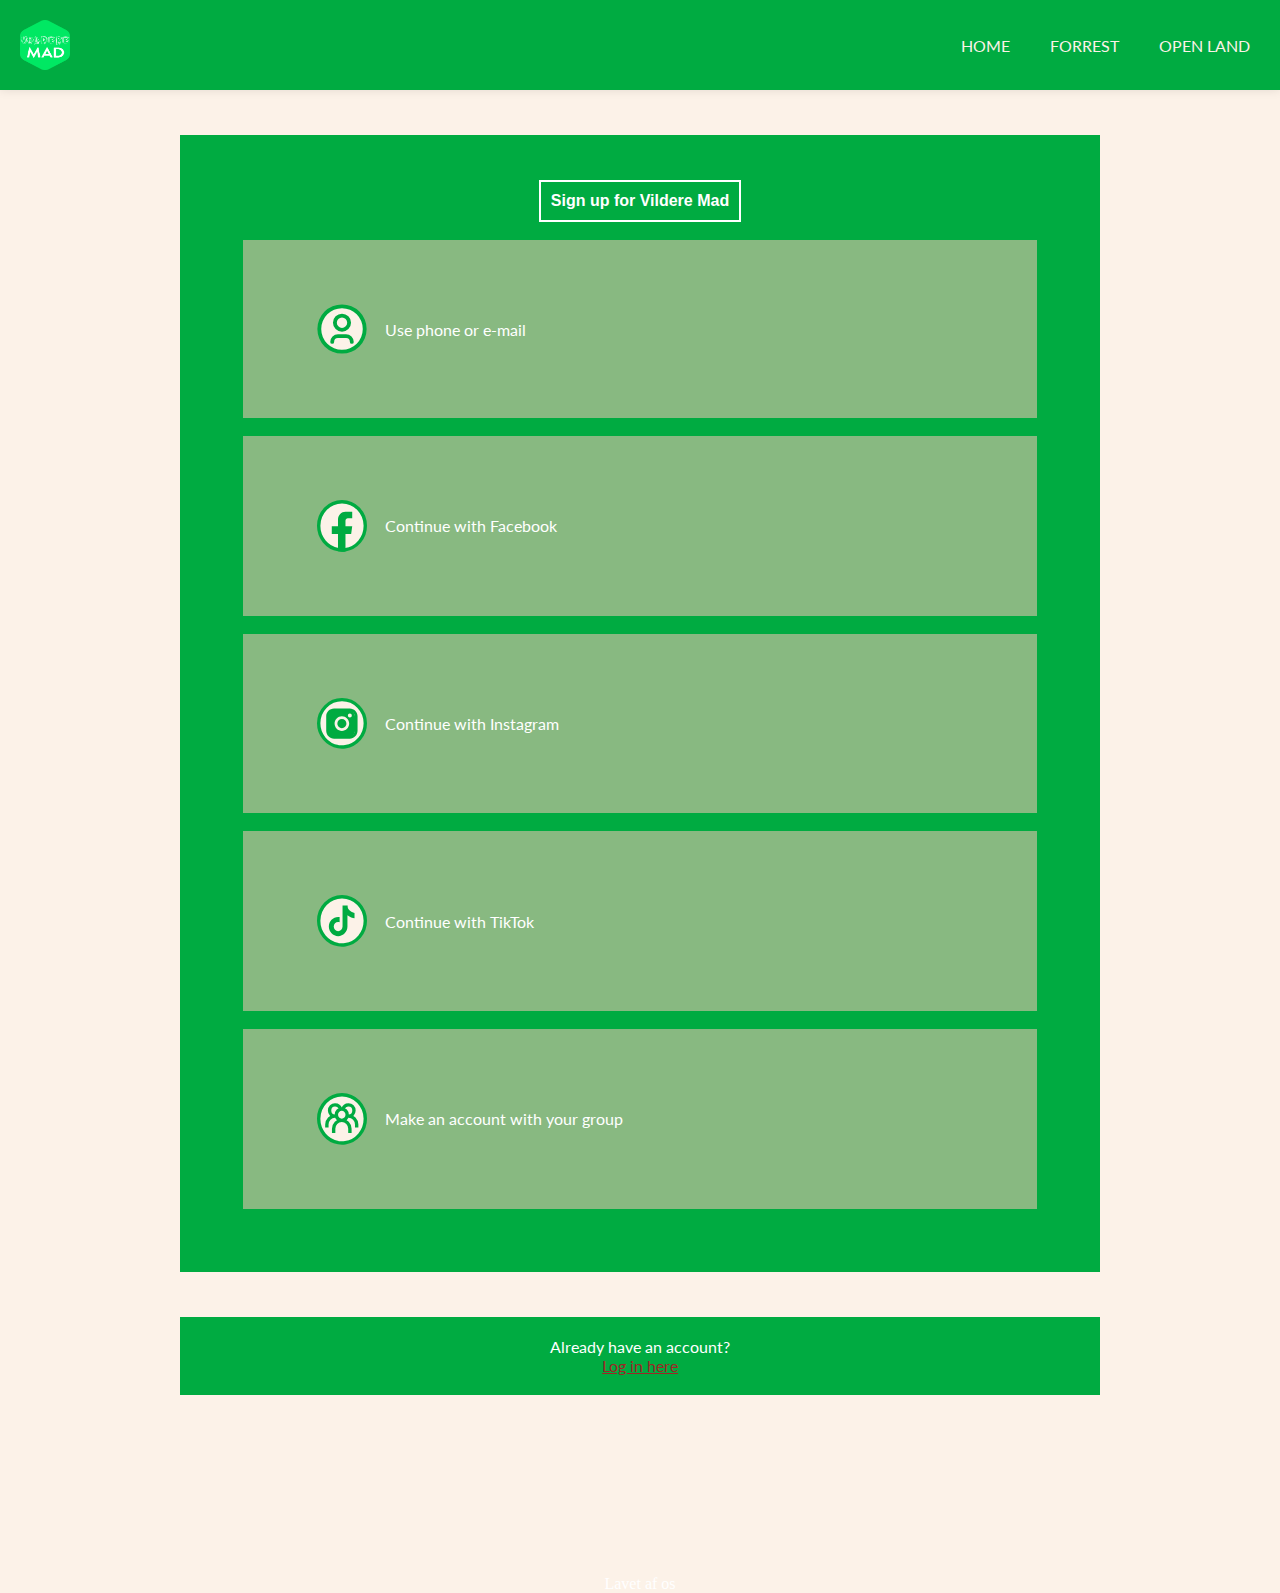
<file: form.html>
<!DOCTYPE html>
<html lang="en">
  <head>
    <!-- europæisk sprog -->
    <meta charset="utf-8" />

    <!-- Det eks hvis man bruger safari - så browser ser ens ud-->
    <meta http-equiv="X-UA-Compatible" content="IE=edge" />

    <!-- Fortæller at det er et pesponsivt site -->
    <meta name="viewport" content="width=device-width, initial-scale=1" />

    <!-- SEO -->
    <meta
      name="description"
      content="sankeværktøjer til børn og unger, der ønsker at finde mad og krydderurter i naturen"
    />
    <meta name="author" content="Mads, Ester, Rose, Sophie" />
    <meta name="copyright" content="gruppe_10" />

    <!-- Den kommer ikke frem hos søgemaskiner -->
    <meta name="robots" content="noindex, nofollow" />

    <!-- fa-icon -->
    <link rel="icon" href="logo/logo.webp" type="image/x-icon" />
    <link rel="shortcut icon" href="logo/logo.webp" type="image/x-icon" />

    <!-- FONTE -->
    <link rel="preconnect" href="https://fonts.googleapis.com" />
    <link rel="preconnect" href="https://fonts.gstatic.com" crossorigin />
    <link
      href="https://fonts.googleapis.com/css2?family=Lato:ital,wght@0,100;0,300;0,400;0,700;0,900;1,100;1,300;1,400;1,700;1,900&family=Tinos:ital,wght@0,400;0,700;1,400;1,700&display=swap"
      rel="stylesheet"
    />

    <!-- CSS -->
    <link rel="stylesheet" href="/css/style.css" />
    <link rel="stylesheet" href="/css/form.css" />
    <link rel="stylesheet" href="/css/index.css" />
    <link rel="stylesheet" href="/css/menu.css" />

    <!-- titel på siden -->
    <title>Vildere Mad | Sign up</title>
  </head>

  <body>
    <header>
      <div class="logo">
        <a href="index.html"
          ><img id="logo_svg" src="/image/logo_stor.png" alt="logo"
        /></a>
      </div>
      <nav>
        <ul class="menu">
          <li><a href="index.html">Home</a></li>
          <li><a href="skov.html">Forrest</a></li>
          <li><a href="#">Open land</a></li>
        </ul>
        <div class="burger">
          <div class="line"></div>
          <div class="line"></div>
          <div class="line"></div>
        </div>
      </nav>
    </header>

    <main>
      <section id="form">
        <h1 class="h1">Sign up for Vildere Mad</h1>

        <article id="container">
          <div class="sign">
            <a href="#" class="sign">
              <img src="/image/form_bruger.svg" alt="form_bruger" />
              <p>Use phone or e-mail</p>
            </a>
          </div>
        </article>

        <article id="container">
          <div class="sign">
            <a href="#" class="sign">
              <img src="/image/form_facebook.svg" alt="form_facebook" />
              <p>Continue with Facebook</p>
            </a>
          </div>
        </article>

        <article id="container">
          <div class="sign">
            <a href="#" class="sign">
              <img src="/image/form_instagram.svg" alt="form_instagram" />
              <p>Continue with Instagram</p>
            </a>
          </div>
        </article>

        <article id="container">
          <div class="sign" class="sign">
            <a href="#" class="sign">
              <img src="/image/form_tiktok.svg" alt="form_tiktok" />
              <p>Continue with TikTok</p>
            </a>
          </div>
        </article>

        <article id="container">
          <div class="sign">
            <a href="#" class="sign">
              <img src="/image/form_group.svg" alt="form_group" />
              <p>Make an account with your group</p>
            </a>
          </div>
        </article>
      </section>

      <section id="container2">
        <div class="account">
          <a href="#" class="account">
            <p>Already have an account?</p>
            <p class="log_in">Log in here</p>
          </a>
        </div>
      </section>
    </main>

    <footer>Lavet af os</footer>

    <script src="/js/script.js"></script>
    <script src="/js/menu.js"></script>
  </body>
</html>
</file>
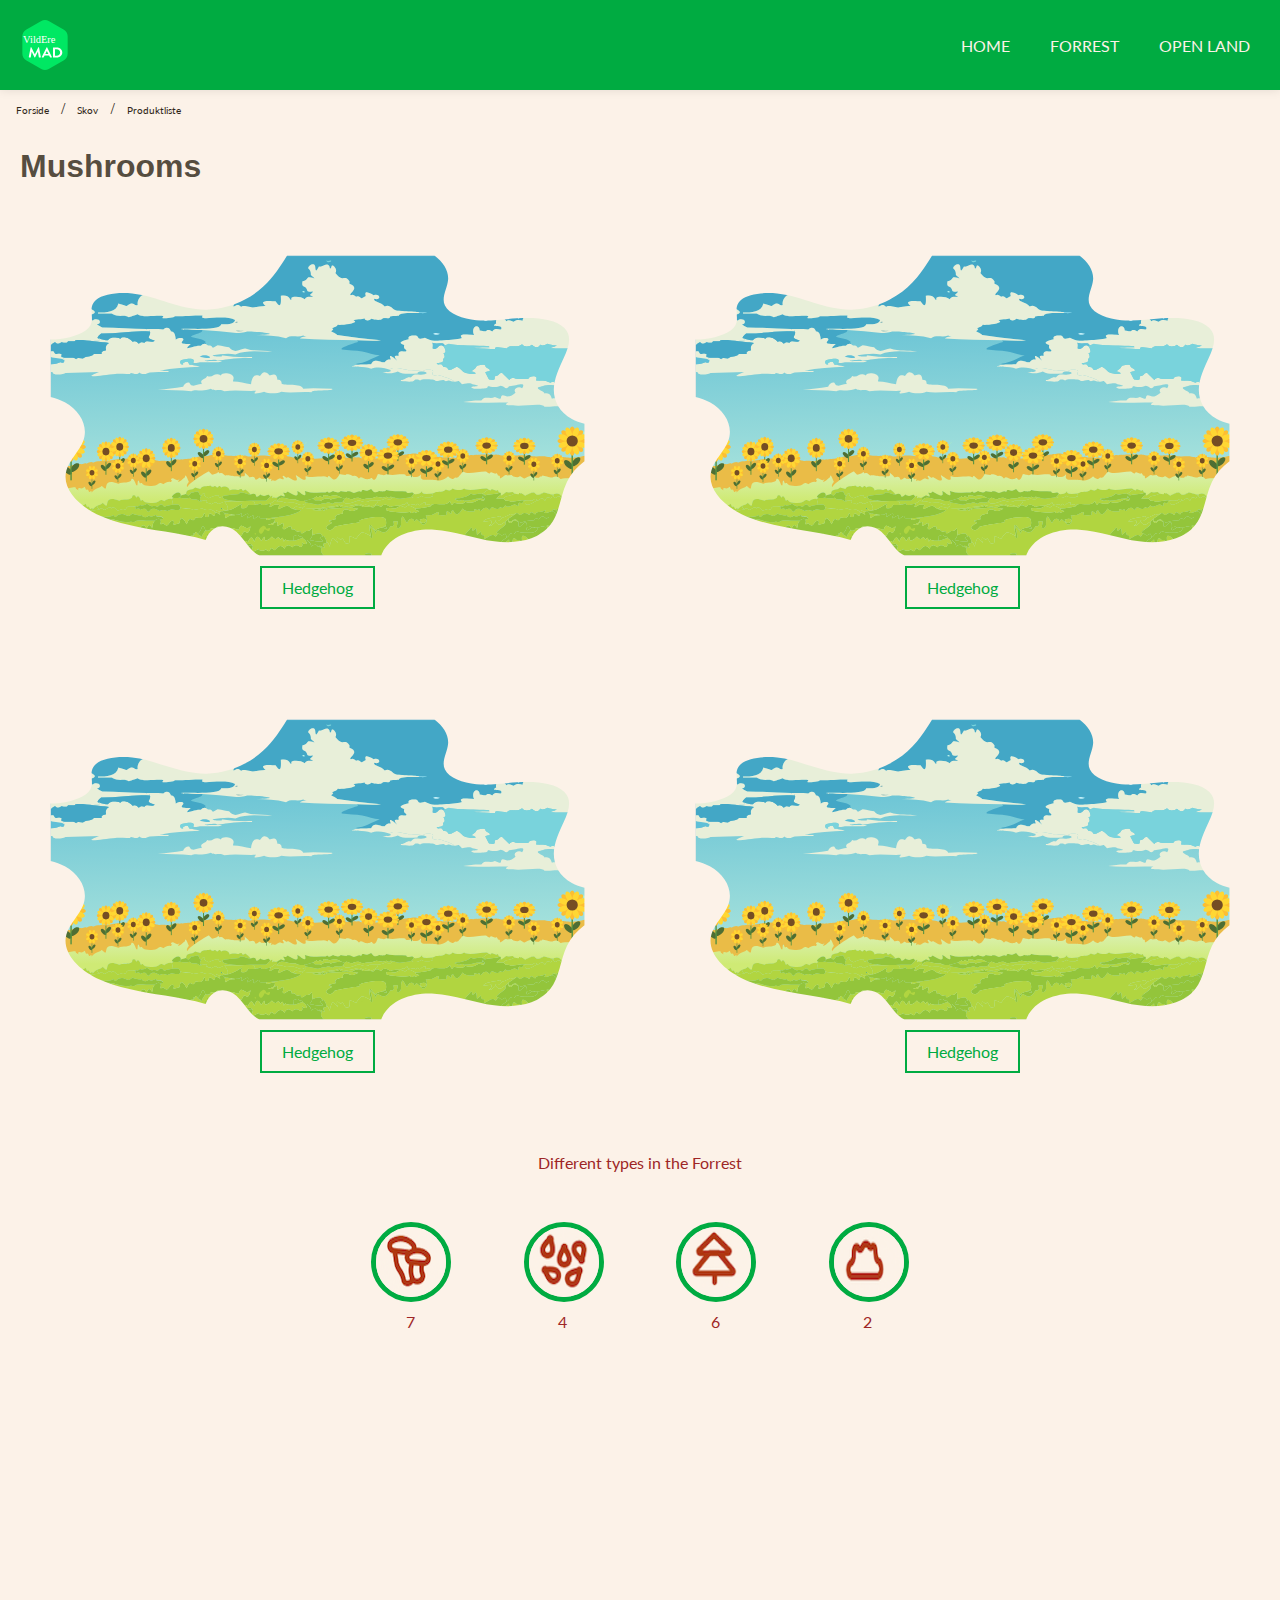
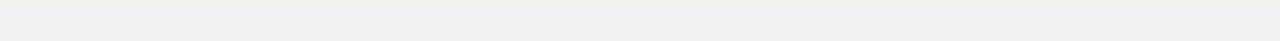
<file: produktliste.html>
<!DOCTYPE html>
<html lang="en">
  <head>
    <!-- europæisk sprog -->
    <meta charset="utf-8" />

    <!-- Det eks hvis man bruger safari - så browser ser ens ud-->
    <meta http-equiv="X-UA-Compatible" content="IE=edge" />

    <!-- Fortæller at det er et pesponsivt site -->
    <meta name="viewport" content="width=device-width, initial-scale=1" />

    <!-- SEO -->
    <meta
      name="description"
      content="sankeværktøjer til børn og unger, der ønsker at finde mad og krydderurter i naturen"
    />
    <meta name="author" content="Mads, Ester, Rose, sophie" />
    <meta name="copyright" content="gruppe_10" />

    <!-- Den kommer ikke frem hos søgemaskiner -->
    <meta name="robots" content="noindex, nofollow" />

    <!-- fa-icon -->
    <link rel="icon" href="logo/logo.webp" type="image/x-icon" />
    <link rel="shortcut icon" href="logo/logo.webp" type="image/x-icon" />

    <!-- FONTE -->
    <link rel="preconnect" href="https://fonts.googleapis.com" />
    <link rel="preconnect" href="https://fonts.gstatic.com" crossorigin />
    <link
      href="https://fonts.googleapis.com/css2?family=Lato:ital,wght@0,100;0,300;0,400;0,700;0,900;1,100;1,300;1,400;1,700;1,900&family=Tinos:ital,wght@0,400;0,700;1,400;1,700&display=swap"
      rel="stylesheet"
    />

    <!-- CSS -->
    <link rel="stylesheet" href="/css/style.css" />
    <link rel="stylesheet" href="/css/index.css" />
    <link rel="stylesheet" href="/css/menu.css" />
    <link rel="stylesheet" href="/css/produktliste.css" />
    <title>Vildere Mad | Produktliste</title>
  </head>

  <body>
    <header>
      <div class="logo">
        <a href="index.html"
          ><img id="logo_svg" src="image/logo.svg" alt="logo"
        /></a>
      </div>
      <nav>
        <ul class="menu">
          <li><a href="index.html">Home</a></li>
          <li><a href="/html/skov.html">Forrest</a></li>
          <li><a href="#">Open land</a></li>
        </ul>
        <div class="burger">
          <div class="line"></div>
          <div class="line"></div>
          <div class="line"></div>
        </div>
      </nav>
    </header>

    <main>
      <ul class="breadcrumb">
        <li><a href="index.html">Forside</a></li>
        <li><a href="/html/skov.html">Skov</a></li>
        <li><a href="/html/produktliste.html">Produktliste</a></li>
      </ul>
    </main>
    <h1>Mushrooms</h1>
    <section id="produktliste" class="grid-container">
      <div class="produkt">
        <div class="container">
          <img
            src="/image/aaben_landskab.svg"
            alt="testsvamp"
            class="test-svamp img"
          />
          <img class="ramme-overlay img" src="/image/ramme3.svg" alt="ramme" />

          <a href="produkt.html" class="link-button">Hedgehog</a>
        </div>
      </div>

      <div class="produkt">
        <div class="container">
          <img
            src="/image/aaben_landskab.svg"
            alt="testsvamp"
            class="test-svamp img"
          />
          <img class="ramme-overlay img" src="/image/ramme3.svg" alt="ramme" />

          <a href="produkt.html" class="link-button">Hedgehog</a>
        </div>
      </div>

      <div class="produkt">
        <div class="container">
          <img
            src="/image/aaben_landskab.svg"
            alt="testsvamp"
            class="test-svamp img"
          />
          <img class="ramme-overlay img" src="/image/ramme3.svg" alt="ramme" />

          <a href="produkt.html" class="link-button">Hedgehog</a>
        </div>
      </div>

      <div class="produkt">
        <div class="container">
          <img
            src="/image/aaben_landskab.svg"
            alt="testsvamp"
            class="test-svamp img"
          />
          <img class="ramme-overlay img" src="/image/ramme3.svg" alt="ramme" />

          <a href="produkt.html" class="link-button">Hedgehog</a>
        </div>
      </div>
    </section>

    <section id="typer">
      <p>Different types in the Forrest</p>
      <div class="tag-container">
        <div class="tag1">
          <img src="image/noed_side3.png" alt="nød" />
          <p>7</p>
        </div>
        <div class="tag2">
          <img src="image/froe_side3.png" alt="frø" />
          <p>4</p>
        </div>
        <div class="tag3">
          <img src="image/traer_side3.png" alt="træ" />
          <p>6</p>
        </div>
        <div class="tag4">
          <img src="image/buske_side3.png" alt="buske" />
          <p>2</p>
        </div>
      </div>
    </section>

    <footer class="footer"></footer>
    <script src="/js/script.js"></script>
    <script src="/js/menu.js"></script>
  </body>
</html>
</file>
<file: css/form.css>
body {
  background-color: var(--beige);
  color: #fff;
  justify-content: center;
  text-align: center;
}

#form {
  background-color: rgb(0, 171, 65);
  margin-top: 5vh;
  padding: 5vh;
  margin: 5vh;
}

h1 {
  color: #fff;
  border: 2px solid;
  padding: 10px;
  font-size: 16px;
  width: fit-content;
  height: fit-content;
  margin: auto;
}

#container {
  display: flex;
  align-items: center;
  padding: 10px 20px;
  font-size: 16px;
  background-color: rgb(136, 185, 129);
  margin: 2vh;
}

#container2 {
  background-color: rgb(0, 171, 65);
  margin-top: 5vh;
  padding: 20px;
  margin: 5vh;
}

.sign {
  display: flex;
  align-items: center;
  margin: 2vh;
}

.sign p {
  margin-right: 10vh;
}

.log_in {
  color: rgb(158, 38, 38);
  text-decoration: underline;
  cursor: pointer;
}

.sign img {
  width: 50px;
  margin: 2vh;
}

.sign a,
.account a {
  text-decoration: none;
  color: #fff;
}

@media (min-width: 800px) {
  #form {
    background-color: rgb(0, 171, 65);
    margin-top: 5vh;
    padding: 5vh;
    margin: 20vh;
    margin-top: 5vh;
    margin-bottom: 5vh;
  }

  #container2 {
    background-color: rgb(0, 171, 65);
    margin-top: 5vh;
    padding: 20px;
    margin: 20vh;
    margin-top: 5vh;
  }
}
</file>
<file: css/index.css>
/* ___________________________ Ester INDEX ___________________________ */
section .forside {
  margin-bottom: 30px;
}

.forside_billede {
  width: 100%;
  aspect-ratio: 22/9;
  object-fit: cover;
}
.overskrift {
  position: absolute;
  z-index: 101;
  text-align: center;
  color: var(--beige);
  border: solid 4px var(--beige);
  text-transform: uppercase;
  top: 150px;
  margin: 0 0 0 110px;
}

/* kategorier */
.kategorier {
  display: block;
  align-items: center;
  text-align: center;
  text-transform: uppercase;
}

.openland {
  margin-bottom: 20px;
}

.openland_grid,
.forrest_grid {
  display: grid;
  grid-template-columns: 1fr;
}

.billede1,
.ramme1,
.titel1 h2 {
  grid-column: 1/1;
  grid-row: 1/1;
}
.billede2,
.ramme2,
.titel2 h2 {
  grid-column: 1/1;
  grid-row: 1/1;
}

.link-button {
  margin-top: 10px;
  display: inline-block;
  padding: 3px 15px;
  color: var(--brun);
  border: 2px solid var(--brun);

  text-decoration: none;
  transition-duration: 0.4s;
  cursor: pointer;
}

.link-button:hover {
  border: 2px solid var(--beige);
  background-color: var(--grøn);
  color: var(--beige);
}

footer {
  margin-top: 100px;
}
/* minumum 800px */
@media (min-width: 800px) {
  .forside {
    display: grid;
    grid-template-columns: 1fr;
  }

  .forside_billede .overskrift1 h1 {
    grid-column: 1/1;
    grid-row: 1/1;
  }

  /* kategorier */
  .kategorier {
    display: grid;
    grid-template-columns: 1fr 1fr;
    align-items: center;
    text-align: center;
    text-transform: uppercase;
    gap: 20px;
  }

  .openland {
    margin-bottom: 0px;
  }
}

/* ___________________________ Sophie FOOTER ___________________________ */

.wrapper {
  display: flex;
  flex-direction: column;
  min-height: 100vh;
  margin: 0;
}

.footer {
  display: flex;
  flex-direction: column;
  align-items: center;
  justify-content: center;
  background-color: #f2f2f2;
  padding: 20px;
  margin-top: 200px;
  color: #f2f2f2;
  padding: 20px;
}

.footer-grid {
  display: grid;
  grid-template-columns: 1fr 1fr 1fr;
  gap: 20px;
  justify-content: center;
  position: relative;
  z-index: 1;
}

#footer_baggrund {
  position: absolute;
  bottom: 0;
  left: 0;
  width: 100%;
  z-index: 0;
}

#footer_baggrund img {
  width: 100%;
  height: auto;
}
#footer_section1 p {
  margin-bottom: 20px;
  margin-top: 20px;
}

#footer_section3 p {
  margin-bottom: 20px;
  margin-top: 25px;
}

@media screen and (max-width: 768px) {
  .footer {
    .footer {
      display: flex;
      flex-direction: column;
      align-items: center;
      justify-content: center;
      background-color: #f2f2f2;
      padding: 20px;
      margin-top: 200px;
      color: #f2f2f2;
      padding: 20px;
      margin-top: 350px;
      color: #f2f2f2;
      padding: 20px;
    }

    .footer-grid {
      display: grid;
      grid-template-columns: 1fr 1fr 1fr;
      gap: 20px;
      justify-content: center;
      position: relative;
      z-index: 1;
      width: 50%;
    }
  }
}
</file>
<file: css/menu.css>
header {
  display: flex;
  justify-content: space-between;
  align-items: center;
  padding: 20px;
  background-color: var(--grøn);
  box-shadow: 0 0 10px rgba(0, 0, 0, 0.1);
}

.logo img {
  width: 50px;
  height: 50px;
}

nav {
  display: flex;
  align-items: center;
}

.menu {
  display: flex;
  list-style: none;
  margin: 0;
  padding: 0;
  flex-wrap: nowrap;
}

.menu li {
  margin-right: 20px;
}

.menu li:last-child {
  margin-right: 0;
}

.menu a {
  display: block;
  padding: 10px;
  color: var(--beige);
  text-decoration: none;
  transition: color 0.3s;
  text-align: end;
  text-transform: uppercase;
  font-family: "Lato", sans-serif;
}

.menu a:hover {
  color: #f00;
}

.burger {
  width: 30px;
  height: 20px;
  cursor: pointer;
  color: var(--beige);
}

.burger .line {
  width: 100%;
  height: 2px;
  background-color: var(--beige);
  margin-bottom: 5px;
  transition: 0.2s linear;
}
.burger {
  display: none;
}

/* maximum 800px */
@media screen and (max-width: 800px) {
  .menu {
    display: none;
  }
  .burger {
    display: block;
  }
  .burger.active .line:nth-child(1) {
    transform: rotate(45deg) translate(5px, 5px);
    transition: 0.2s linear;
  }

  .burger.active .line:nth-child(2) {
    opacity: 0;
    transition: 0.15s linear;
  }

  .burger.active .line:nth-child(3) {
    transform: rotate(-45deg) translate(5px, -5px);
    transition: 0.2s linear;
  }

  nav.active .menu {
    display: block;
    background-color: var(--grøn);
    position: absolute;
    top: 60px;
    left: 0;
    width: 100%;
    box-shadow: 0 0 10px rgba(0, 0, 0, 0.1);
    z-index: 102;
  }

  nav.active .menu li {
    margin: 10px 20px;
  }

  nav.active .menu a {
    font-size: 24px;
  }
}
</file>
<file: css/produktliste.css>
h1 {
  color: rgb(48, 39, 24, 81%);
  margin: 20px;
}

.grid-container {
  display: flex;
  flex-direction: column;
  justify-content: center;
  align-items: center;
}

.produkt {
  margin-bottom: 20px;
}

.container {
  position: relative;
  text-align: center;
  display: flex;
  flex-direction: column;
  justify-content: center;
  align-items: center;
}

.container img {
  width: 100%;
  height: auto;
}

.ramme-overlay {
  position: absolute;
  top: 0;
  left: 0;
  width: 100%;
  height: auto;
  z-index: 1;
}

.link-button {
  margin-top: 10px;
}

.link-button {
  color: rgb(0, 171, 65);
  border: 2px solid;
  padding: 10px 20px;
  font-size: 16px;
  background-color: transparent;
}

#typer {
  text-align: center;
}

#typer p {
  color: rgb(158, 38, 38);
  text-align: center;
  margin-top: 30px;
  margin-bottom: 50px;
}

.tag-container {
  display: grid;
  grid-template-columns: repeat(2, 1fr);
  gap: 10px;
  justify-content: center;
  max-width: 400px;
  margin: 0 auto;
}

.tag1 img,
.tag2 img,
.tag3 img,
.tag4 img {
  width: 80px;
  height: 80px;
  border: 5px solid;
  border-radius: 100%;
  margin: 0 auto;
  display: flex;
  justify-content: center;
  text-align: center;
  color: rgb(0, 171, 65);
}

.tag1 p,
.tag2 p,
.tag3 p,
.tag4 p {
  position: relative;
  top: -20px;
  left: -1px;
}

@media (min-width: 800px) {
  .grid-container {
    display: grid;
    grid-template-columns: repeat(2, 1fr);
    gap: 10px;
    justify-content: center;
    width: 100%;
    margin: 0 auto;
  }

  .produkt {
    display: flex;
    flex-direction: column;
    justify-content: center;
    margin: 50px;
  }

  .container img {
    width: 100%;
    height: auto;
  }

  .ramme-overlay {
    position: absolute;
    top: 0;
    left: 0;
    width: 100%;
    height: auto;
    z-index: 1; /* Placer rammen over billedet */
  }

  .link-button {
    margin: auto;
    margin-top: 10px;
    align-items: center;
  }

  .produkter {
    width: 100%;
    justify-self: center;
    margin-bottom: 2vh;
  }

  .img {
    justify-items: end; /* Juster billedet til højre på større skærme */
  }

  .link-button {
    color: rgb(0, 171, 65);
    border: 2px solid;
    padding: 10px 20px;
    font-size: 16px;
    background-color: transparent;
    text-align: center;
    align-self: center;
  }

  .tag-container {
    display: grid;
    grid-template-columns: repeat(4, 1fr);
    gap: 10px;
    justify-content: center;
    max-width: 600px;
    margin: 0 auto;
  }
}
</file>
<file: css/style.css>
/*************** Reset *********************/
* {
  margin: 0;
  padding: 0;
  box-sizing: border-box;
  max-width: 100%;
}

html {
  --beige: #fcf2e8;
  --grøn: #00ab41;
  --brun: #302718;
  --rødbrun: #b03711;
  --font_sort: #000000;
  --font_hvid: #ffffff;
}

img {
  width: 100%;
  height: auto;
  display: block;
}

body {
  background-color: var(--beige);
  list-style: none;
}

main {
  /* max-width: 1400px; */
  margin: 0 auto;
}

/* ___________________________ fonte ___________________________ */
h1 {
  font-family: "ital", sans-serif;
}

h2 {
  font-family: "Lato", sans-serif;
}

p {
  font-family: "Lato", sans-serif;
}
a {
  font-family: "Lato", sans-serif;
}

/* ___________________________ Breadcrumb ___________________________ */
/* Style the list */
ul.breadcrumb {
  padding: 10px 16px;
  list-style: none;
}

/* Display list items side by side */
ul.breadcrumb li {
  display: inline;
  font-size: 1rem;
}

/* Add a slash symbol (/) before/behind each list item */
ul.breadcrumb li + li:before {
  padding: 8px;
  color: var(--brun);
  content: "/\00a0";
}

/* Add a color to all links inside the list */
ul.breadcrumb li a {
  color: var(--brun);
  text-decoration: none;
  font-size: 0.6rem;
  font-family: "Lato", sans-serif;
}

ul.breadcrumb li a:hover {
  color: red;
  text-decoration: none;
}
/* Breadcrumb slut */

/* ___________________________ Sophie FOOTER ___________________________ */

.wrapper {
  display: flex;
  flex-direction: column;
  min-height: 100vh;
  margin: 0;
}

.footer {
  display: flex;
  flex-direction: column;
  align-items: center;
  justify-content: center;
  background-color: #f2f2f2;
  padding: 20px;
  margin-top: 200px;
  color: #f2f2f2;
  padding: 20px;
}

.footer-grid {
  display: grid;
  grid-template-columns: 1fr 1fr 1fr;
  gap: 20px;
  justify-content: center;
  position: relative;
  z-index: 1;
}

#footer_baggrund {
  position: absolute;
  bottom: 0;
  left: 0;
  width: 100%;
  z-index: 0;
}

#footer_baggrund img {
  width: 100%;
  height: auto;
}
#footer_section1 p {
  margin-bottom: 20px;
  margin-top: 20px;
}

#footer_section3 p {
  margin-bottom: 20px;
  margin-top: 25px;
}

@media screen and (max-width: 800px) {
  .footer {
    display: flex;
    flex-direction: column;
    align-items: center;
    justify-content: center;
    background-color: #f2f2f2;
    padding: 20px;
    margin-top: 200px;
    color: #f2f2f2;
    padding: 20px;
    margin-top: 350px;
    color: #f2f2f2;
    padding: 20px;
  }

  .footer-grid {
    display: grid;
    grid-template-columns: 1fr 1fr 1fr;
    gap: 20px;
    justify-content: center;
    position: relative;
    z-index: 1;
    width: 50%;
  }
}
</file>
